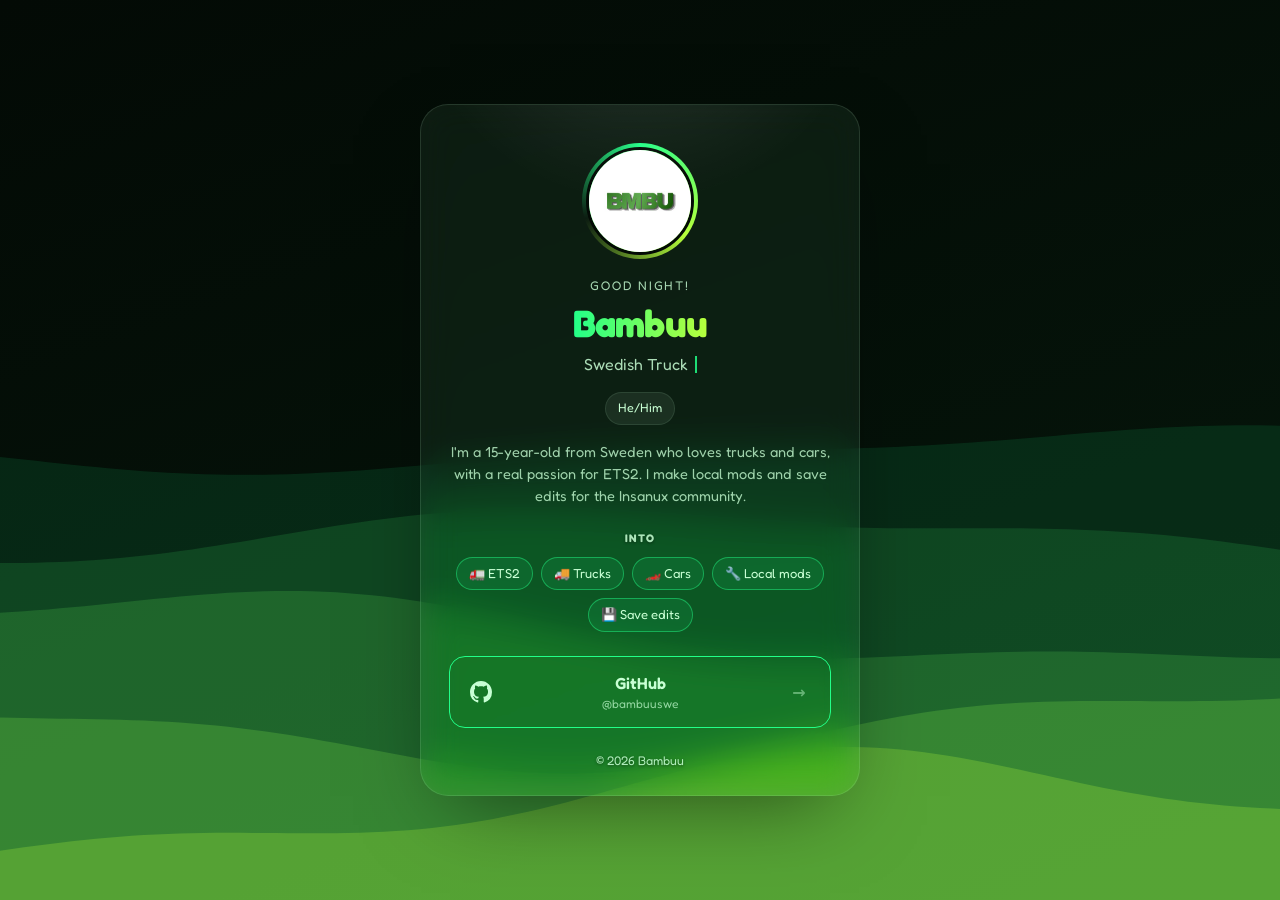
<file: public/index.html>
<!doctype html>
<html lang="en">
<head>
<meta charset="utf-8">
<meta name="viewport" content="width=device-width,initial-scale=1">
<title>Bambuu&#39;s Bio</title>
<meta name="description" content="I&#39;m a 15-year-old from Sweden who loves trucks and cars, with a real passion for ETS2. I make local mods and save edits for the Insanux community.">
<meta name="theme-color" content="#030a05">
<meta property="og:type" content="profile">
<meta property="og:title" content="Bambuu&#39;s Bio">
<meta property="og:description" content="Swedish truck enthusiast. ETS2 mods and save edits for the Insanux community.">
<meta property="og:url" content="https://bambuu.site/">
<meta property="og:image" content="https://bambuu.site/avatar.jpg">
<meta property="og:image:width" content="320">
<meta property="og:image:height" content="320">
<meta property="og:image:alt" content="Bambuu's avatar">
<meta name="twitter:card" content="summary">
<meta name="twitter:image" content="https://bambuu.site/avatar.jpg">
<link rel="canonical" href="https://bambuu.site/">
<link rel="icon" href="data:image/svg+xml,%3Csvg%20xmlns%3D%22http%3A%2F%2Fwww.w3.org%2F2000%2Fsvg%22%20viewBox%3D%220%200%20100%20100%22%3E%3Ctext%20y%3D%22.9em%22%20font-size%3D%2290%22%3E%E2%9C%A6%3C%2Ftext%3E%3C%2Fsvg%3E">
<link rel="preconnect" href="https://fonts.googleapis.com">
<link rel="preconnect" href="https://fonts.gstatic.com" crossorigin>
<link rel="stylesheet" href="https://fonts.googleapis.com/css2?family=Fredoka:wght@400;600;700&display=swap">
<style>
@property --ang{syntax:'<angle>';initial-value:0deg;inherits:false}
:root{--bg:#030a05;--bg2:#06180c;--surface:#07140b;--text:#c8ffd4;--accent:#22ff88;--accent2:#b6ff3c;
--t:200,255,212;--a:34,255,136;--b:182,255,60;--on-accent:#0b0b10;
--radius:28px;--btn-r:16px;--av-r:50%;--font:"Fredoka",system-ui,sans-serif;
--card-w:440px;--av:116px;--name-size:38px;--scale:1;--blur:18px;--angle:160deg;--bgc:3,10,5}
*{box-sizing:border-box;margin:0}
html{background:var(--bg)}
body{min-height:100vh;min-height:100dvh;font-family:var(--font);color:var(--text);background:linear-gradient(var(--angle),var(--bg),var(--bg2)) fixed;overflow-x:hidden;-webkit-font-smoothing:antialiased;line-height:1.5}
body.bg-solid{background:var(--bg)}
body.bg-animated{background:linear-gradient(var(--angle),var(--bg),var(--bg2),rgba(var(--a),.35),var(--bg)) fixed;background-size:400% 400%;animation:bgmove 16s ease infinite}
@keyframes bgmove{0%,100%{background-position:0% 50%}50%{background-position:100% 50%}}
.bgimg{position:fixed;inset:-40px;z-index:0;background:center/cover no-repeat;filter:blur(4px)}
.bgimg::after{content:"";position:absolute;inset:0;background:rgba(var(--bgc),0.55)}
.greet{font-size:12.5px;letter-spacing:.14em;text-transform:uppercase;opacity:.82;margin-bottom:6px}
.chip{transition:transform .3s cubic-bezier(.34,1.56,.64,1)}
.chip:hover{transform:translateY(-2px) scale(1.05)}
.sect{font-size:11px;font-weight:700;letter-spacing:.14em;text-transform:uppercase;opacity:.85;margin:24px 0 10px;text-shadow:0 1px 3px rgba(var(--bgc),.55)}
.sect+.about,.sect+.tags,.sect+.now,.sect+.gal{margin-top:0}
.tags{display:flex;flex-wrap:wrap;gap:8px;justify-content:center;margin-top:18px}
.tagp{font-size:13px;padding:6px 12px;border-radius:99px;border:1px solid rgba(var(--a),.45);background:rgba(var(--a),.1);transition:transform .3s cubic-bezier(.34,1.56,.64,1),background .3s}
.tagp:hover{transform:translateY(-3px) rotate(-3deg);background:rgba(var(--a),.28)}
.now{display:grid;gap:8px;margin-top:18px}
.nowi{display:flex;gap:12px;align-items:center;text-align:left;padding:10px 14px;border-radius:14px;background:rgba(var(--t),.05);border:1px solid rgba(var(--t),.08);transition:transform .3s cubic-bezier(.2,.8,.2,1),border-color .3s}
.nowi:hover{transform:translateX(4px);border-color:rgba(var(--a),.6)}
.nowi .ni{font-size:22px;flex:none}
.nowi small{display:block;font-size:10.5px;opacity:.55;text-transform:uppercase;letter-spacing:.1em}
.nowi b{font-weight:600;font-size:14px}
.quote{margin-top:22px;font-style:italic;font-size:15px;padding:14px 18px;border-left:3px solid var(--accent);background:rgba(var(--a),.08);border-radius:0 14px 14px 0;text-align:left}
.quote cite{display:block;margin-top:6px;font-size:12px;opacity:.6;font-style:normal}
.cd{margin-top:22px;padding:14px;border-radius:16px;background:rgba(var(--t),.05);border:1px solid rgba(var(--t),.1)}
.cdl{display:block;font-size:11px;opacity:.6;text-transform:uppercase;letter-spacing:.12em}
.cdv{display:inline-block;font-size:26px;font-weight:800;font-variant-numeric:tabular-nums;background:linear-gradient(90deg,var(--accent),var(--accent2));-webkit-background-clip:text;background-clip:text;color:transparent}
.lbl small{display:block;font-weight:400;font-size:12px;opacity:.7}
.link.feat{border-color:var(--accent);animation:feat 2.2s ease-out infinite}
@keyframes feat{from{box-shadow:0 0 0 0 rgba(var(--a),.6)}to{box-shadow:0 0 0 12px rgba(var(--a),0)}}
.gal{display:grid;grid-template-columns:repeat(3,1fr);gap:8px;margin-top:22px}
.gal img{width:100%;aspect-ratio:1;object-fit:cover;border-radius:12px;cursor:zoom-in;display:block;transition:transform .35s cubic-bezier(.34,1.56,.64,1)}
.gal img:hover{transform:scale(1.06) rotate(1.5deg)}
#lb{position:fixed;inset:0;z-index:20;background:rgba(0,0,0,.86);display:grid;place-items:center;padding:20px;opacity:0;pointer-events:none;transition:opacity .25s;cursor:zoom-out}
#lb.show{opacity:1;pointer-events:auto}
#lb img{max-width:100%;max-height:calc(100vh - 40px);border-radius:14px;transform:scale(.9);transition:transform .35s cubic-bezier(.34,1.56,.64,1)}
#lb.show img{transform:none}
#toast{position:fixed;left:50%;bottom:24px;z-index:21;transform:translate(-50%,100px);background:var(--text);color:var(--bg);padding:10px 18px;border-radius:99px;font-weight:600;font-size:14px;max-width:90vw;transition:transform .45s cubic-bezier(.34,1.56,.64,1)}
#toast.show{transform:translate(-50%,0)}
.cur-emoji{position:fixed;left:0;top:0;z-index:6;pointer-events:none;font-size:26px;opacity:0;transition:opacity .3s}
.av .in{cursor:pointer;transition:transform .7s cubic-bezier(.34,1.56,.64,1)}
.ah-zoom .av:hover .in{transform:scale(1.08)}
.ah-spin .av:hover .in{transform:rotate(360deg)}
.ah-flip .av:hover .in{transform:rotateY(180deg)}
.ah-wiggle .av:hover .in{animation:wiggle .5s ease-in-out}
@keyframes wiggle{25%{transform:rotate(-10deg)}75%{transform:rotate(10deg)}}
.av .in.boing{animation:boing .5s cubic-bezier(.34,1.56,.64,1)}
@keyframes boing{0%{transform:scale(.85)}60%{transform:scale(1.14)}100%{transform:none}}
.al-left .tags{justify-content:flex-start}
canvas{position:fixed;inset:0;width:100%;height:100%;pointer-events:none}
#bg{z-index:0}#fx{z-index:5}
.wrap{position:relative;z-index:1;min-height:100vh;min-height:100dvh;display:grid;place-items:center;padding:48px 16px;perspective:1100px}
.card{width:100%;max-width:var(--card-w);padding:38px 28px 24px;border-radius:var(--radius);text-align:center;position:relative;will-change:transform;zoom:var(--scale)}
.tilt .card::after{content:"";position:absolute;inset:0;border-radius:inherit;pointer-events:none;background:radial-gradient(380px circle at var(--gx,50%) var(--gy,-20%),rgba(255,255,255,.13),transparent 62%)}
.cd-glass .card{background:rgba(var(--t),.06);border:1px solid rgba(var(--t),.13);-webkit-backdrop-filter:blur(var(--blur)) saturate(140%);backdrop-filter:blur(var(--blur)) saturate(140%);box-shadow:0 30px 80px -30px rgba(0,0,0,.55)}
.cd-solid .card{background:var(--surface);border:1px solid rgba(var(--t),.08);box-shadow:0 30px 80px -30px rgba(0,0,0,.5)}
.cd-outline .card{border:1.5px solid rgba(var(--t),.3)}
.cd-neon .card{border:2px solid transparent;background:linear-gradient(var(--surface),var(--surface)) padding-box,conic-gradient(from var(--ang),var(--accent),var(--accent2),var(--accent)) border-box;animation:spin 5s linear infinite;box-shadow:0 0 54px -12px rgba(var(--a),.6)}
@keyframes spin{to{--ang:360deg}}

.av{width:var(--av);height:var(--av);margin:0 auto 18px;position:relative;border-radius:var(--av-r)}
.av .in{position:absolute;inset:4px;border-radius:inherit;overflow:hidden;display:grid;place-items:center;background:linear-gradient(135deg,var(--accent),var(--accent2));color:var(--on-accent);font-size:calc(var(--av)*.4);font-weight:700;border:3px solid var(--bg)}
.av img{width:100%;height:100%;object-fit:cover;display:block}
.rg-spin .av{background:conic-gradient(from var(--ang),var(--accent),var(--accent2),transparent 70%,var(--accent));animation:spin 3s linear infinite}
.rg-solid .av{background:linear-gradient(135deg,var(--accent),var(--accent2))}
.rg-pulse .av .in,.rg-none .av .in{inset:0;border:0}
.rg-pulse .av::before,.rg-pulse .av::after{content:"";position:absolute;inset:0;border-radius:inherit;border:2px solid var(--accent);animation:pulse 2.2s ease-out infinite}
.rg-pulse .av::after{animation-delay:1.1s;border-color:var(--accent2)}
@keyframes pulse{from{transform:scale(1);opacity:.9}to{transform:scale(1.4);opacity:0}}

.name{font-size:clamp(24px,8vw,var(--name-size));font-weight:800;letter-spacing:-.02em;line-height:1.12;display:inline-block;position:relative}
.nm-gradient .name{background:linear-gradient(90deg,var(--accent),var(--accent2),var(--accent));background-size:200% auto;-webkit-background-clip:text;background-clip:text;color:transparent;animation:shimmer 4s linear infinite}
@keyframes shimmer{to{background-position:200% center}}
.nm-glow .name{animation:glow 2.4s ease-in-out infinite alternate}
@keyframes glow{from{text-shadow:0 0 10px rgba(var(--a),.5)}to{text-shadow:0 0 22px rgba(var(--a),.95),0 0 48px rgba(var(--b),.7)}}
.nm-glitch .name::before,.nm-glitch .name::after{content:attr(data-text);position:absolute;inset:0;clip-path:inset(0 0 100% 0)}
.nm-glitch .name::before{color:var(--accent);animation:gl1 2.6s steps(1) infinite}
.nm-glitch .name::after{color:var(--accent2);animation:gl2 3.1s steps(1) infinite}
@keyframes gl1{0%,100%{clip-path:inset(0 0 100% 0)}10%{clip-path:inset(10% 0 60% 0);transform:translate(-4px,1px)}13%{clip-path:inset(62% 0 8% 0);transform:translate(4px,-1px)}16%{clip-path:inset(0 0 100% 0)}60%{clip-path:inset(38% 0 36% 0);transform:translate(-3px,0)}63%{clip-path:inset(0 0 100% 0)}}
@keyframes gl2{0%,100%{clip-path:inset(0 0 100% 0)}30%{clip-path:inset(70% 0 5% 0);transform:translate(4px,0)}33%{clip-path:inset(20% 0 55% 0);transform:translate(-4px,1px)}36%{clip-path:inset(0 0 100% 0)}80%{clip-path:inset(5% 0 80% 0);transform:translate(3px,-1px)}83%{clip-path:inset(0 0 100% 0)}}
.nm-wave .name{color:var(--accent)}
.nm-wave .name span{display:inline-block;animation:wave 2.4s ease-in-out infinite}
@keyframes wave{0%,55%,100%{transform:none}28%{transform:translateY(-9px)}}

.tag{margin-top:8px;font-size:16px;opacity:.85;min-height:1.5em}
.caret::after{content:"";display:inline-block;width:2px;height:1.05em;margin-left:3px;vertical-align:-.15em;background:var(--accent);animation:blink 1s steps(1) infinite}
@keyframes blink{50%{opacity:0}}
.chips{display:flex;gap:8px;justify-content:center;flex-wrap:wrap;margin-top:16px}
.chip{display:inline-flex;align-items:center;gap:7px;font-size:12.5px;padding:6px 12px;border-radius:99px;background:rgba(var(--t),.08);border:1px solid rgba(var(--t),.1)}
.dot{width:8px;height:8px;border-radius:50%;background:#34d399;animation:ping 1.8s ease-out infinite}
@keyframes ping{from{box-shadow:0 0 0 0 rgba(52,211,153,.7)}to{box-shadow:0 0 0 9px rgba(52,211,153,0)}}
.about{margin-top:16px;font-size:14.5px;opacity:.78}

.links{display:grid;gap:12px;margin-top:24px}
.link{display:flex;align-items:center;gap:12px;padding:14px 18px;border-radius:var(--btn-r);text-decoration:none;color:var(--text);font-weight:600;position:relative;overflow:hidden;isolation:isolate;transition:transform .28s cubic-bezier(.2,.8,.2,1),box-shadow .28s,background .28s,border-color .28s,color .28s}
.link .ico{font-size:20px;width:26px;text-align:center;flex:none}
.link .lbl{flex:1}
.link .arr{width:26px;flex:none;opacity:.45;transition:transform .28s,opacity .28s}
.link:hover .arr{transform:translateX(4px);opacity:1}
.link:active,.soc:active{transform:scale(.96)!important}
.bt-soft .link{background:rgba(var(--t),.07);border:1px solid rgba(var(--t),.12)}
.bt-fill .link{background:linear-gradient(135deg,var(--accent),var(--accent2));color:var(--on-accent)}
.bt-outline .link{border:1.5px solid var(--accent)}
.hv-lift .link:hover{transform:translateY(-3px) scale(1.015);box-shadow:0 16px 32px -14px rgba(var(--a),.75)}
.hv-glow .link:hover{box-shadow:0 0 0 1.5px var(--accent),0 0 30px rgba(var(--a),.65);border-color:transparent}
.hv-slide .link::before{content:"";position:absolute;inset:0;z-index:-1;background:linear-gradient(135deg,var(--accent),var(--accent2));transform:scaleX(0);transform-origin:left;transition:transform .45s cubic-bezier(.2,.8,.2,1)}
.hv-slide .link:hover::before{transform:scaleX(1)}
.hv-slide .link:hover{color:var(--on-accent)}
.bt-fill.hv-slide .link::before{background:rgba(255,255,255,.28)}
.hv-shine .link::after{content:"";position:absolute;top:0;bottom:0;width:40%;left:-60%;background:linear-gradient(100deg,transparent,rgba(255,255,255,.4),transparent);transform:skewX(-20deg);transition:left .65s}
.hv-shine .link:hover::after{left:125%}
.socials{display:flex;gap:10px;justify-content:center;flex-wrap:wrap;margin-top:20px}
.soc{width:46px;height:46px;border-radius:50%;display:grid;place-items:center;font-size:20px;text-decoration:none;color:var(--text);background:rgba(var(--t),.08);border:1px solid rgba(var(--t),.12);transition:transform .3s cubic-bezier(.34,1.56,.64,1),box-shadow .3s,border-color .3s}
.soc:hover{transform:translateY(-4px) scale(1.1);border-color:var(--accent);box-shadow:0 10px 24px -8px rgba(var(--a),.8)}
a:focus-visible{outline:2px solid var(--accent);outline-offset:3px}
.foot{margin-top:24px;font-size:12.5px;opacity:.85;text-shadow:0 1px 3px rgba(var(--bgc),.55)}

.al-left .card{text-align:left}
.al-left .av{margin-left:0}
.al-left .chips,.al-left .socials{justify-content:flex-start}

.en-up .rise{animation:up .8s cubic-bezier(.2,.8,.2,1) backwards;animation-delay:calc(var(--i)*80ms + 120ms)}
.en-pop .rise{animation:pop .7s cubic-bezier(.34,1.56,.64,1) backwards;animation-delay:calc(var(--i)*70ms + 120ms)}
.en-blur .rise{animation:blurin .9s ease backwards;animation-delay:calc(var(--i)*90ms + 120ms)}
@keyframes up{from{opacity:0;transform:translateY(24px)}}
@keyframes pop{from{opacity:0;transform:scale(.7)}}
@keyframes blurin{from{opacity:0;filter:blur(14px);transform:scale(1.05)}}

.cur-ring,.cur-glow{position:fixed;left:0;top:0;pointer-events:none;border-radius:50%;opacity:0;transition:opacity .3s,width .25s,height .25s}
.cur-ring{z-index:6;width:34px;height:34px;border:1.5px solid var(--accent);box-shadow:0 0 14px rgba(var(--a),.6)}
.cur-ring.big{width:58px;height:58px;border-color:var(--accent2)}
.cur-glow{z-index:0;width:560px;height:560px;background:radial-gradient(circle,rgba(var(--a),.2),rgba(var(--b),.08) 40%,transparent 68%)}
.link .ico svg{width:22px;height:22px;display:block;margin:auto;fill:currentColor}
.dcw[hidden],.dc [hidden]{display:none!important}
.dc{display:flex;align-items:center;gap:12px;padding:12px 14px;border-radius:16px;text-align:left;text-decoration:none;color:var(--text);background:rgba(var(--t),.05);border:1px solid rgba(var(--t),.1);position:relative;overflow:hidden;transition:transform .3s cubic-bezier(.2,.8,.2,1),border-color .3s}
.dc:hover{transform:translateY(-2px);border-color:rgba(var(--a),.6)}
.dc-av{position:relative;flex:none;width:44px;height:44px}
.dc-av img{width:100%;height:100%;border-radius:50%;object-fit:cover;display:block;background:rgba(var(--t),.1)}
.dc-dot{position:absolute;right:-2px;bottom:-2px;width:15px;height:15px;border-radius:50%;border:3px solid var(--surface);background:#80848e}
.dc-dot[data-s=online]{background:#23a55a}.dc-dot[data-s=idle]{background:#f0b232}.dc-dot[data-s=dnd]{background:#f23f43}
.dc-body{flex:1;min-width:0;display:grid;gap:1px}
.dc-top{display:flex;align-items:center;gap:7px;min-width:0}
.dc-top b{font-weight:600;font-size:15px;overflow:hidden;text-overflow:ellipsis;white-space:nowrap}
.dc-tag{flex:none;font-size:10.5px;font-weight:700;letter-spacing:.06em;padding:1px 6px;border-radius:6px;background:rgba(var(--a),.14);border:1px solid rgba(var(--a),.4);color:var(--accent)}
.dc-sub{font-size:12.5px;opacity:.88;overflow:hidden;text-overflow:ellipsis;white-space:nowrap}
.dc-art{flex:none;width:44px;height:44px;border-radius:9px;object-fit:cover}
.dc-bar{position:absolute;left:0;right:0;bottom:0;height:3px;background:rgba(var(--t),.1)}
.dc-bar i{display:block;height:100%;width:0;background:linear-gradient(90deg,var(--accent),var(--accent2));transition:width 1s linear}
@media (prefers-reduced-motion:reduce){*,*::before,*::after{animation:none!important;transition:none!important}}
</style>
</head>
<body class="cd-glass bt-outline hv-slide nm-gradient rg-spin ah-zoom bg-gradient en-blur al-center tilt">
<canvas id="bg"></canvas>
<main class="wrap"><section class="card" id="card">
<div class="rise" style="--i:0"><div class="av"><div class="in"><img src="[data-uri]" alt="Bambuu"></div></div></div>
<div class="rise" style="--i:1"><p class="greet" id="greet">Good {time}!</p></div>
<div class="rise" style="--i:2"><h1 class="name" data-text="Bambuu">Bambuu</h1></div>
<div class="rise" style="--i:3"><p class="tag"><span id="tag">Swedish Truck Enthusiast</span></p></div>
<div class="rise" style="--i:4"><div class="chips"><span class="chip">He/Him</span></div></div>
<div class="rise" style="--i:5"><p class="about">I&#39;m a 15-year-old from Sweden who loves trucks and cars, with a real passion for ETS2. I make local mods and save edits for the Insanux community.</p></div>
<div class="rise dcw" id="dc-wrap" style="--i:6" hidden><h2 class="sect">Discord</h2><a class="dc" id="dc" data-id="1032996748798480525" href="https://discord.com/users/1032996748798480525" target="_blank" rel="noopener noreferrer"><span class="dc-av"><img id="dc-img" alt=""><i class="dc-dot" id="dc-dot"></i></span><span class="dc-body"><span class="dc-top"><b id="dc-name">Bambuu</b><span class="dc-tag" id="dc-tag" hidden></span></span><span class="dc-sub" id="dc-sub"></span></span><img class="dc-art" id="dc-art" alt="" hidden><span class="dc-bar" id="dc-bar" hidden><i></i></span></a></div>
<div class="rise" style="--i:7"><h2 class="sect">Into</h2><div class="tags"><span class="tagp">🚛 ETS2</span><span class="tagp">🚚 Trucks</span><span class="tagp">🏎️ Cars</span><span class="tagp">🔧 Local mods</span><span class="tagp">💾 Save edits</span></div></div>
<div class="rise" style="--i:8"><div class="links"><a class="link" href="https://github.com/bambuuswe" target="_blank" rel="noopener noreferrer"><span class="ico"><svg viewBox="0 0 16 16" aria-hidden="true"><path d="M8 0c4.42 0 8 3.58 8 8a8.013 8.013 0 0 1-5.45 7.59c-.4.08-.55-.17-.55-.38 0-.27.01-1.13.01-2.2 0-.75-.25-1.23-.54-1.48 1.78-.2 3.65-.88 3.65-3.95 0-.88-.31-1.59-.82-2.15.08-.2.36-1.02-.08-2.12 0 0-.67-.22-2.2.82-.64-.18-1.32-.27-2-.27-.68 0-1.36.09-2 .27-1.53-1.03-2.2-.82-2.2-.82-.44 1.1-.16 1.92-.08 2.12-.51.56-.82 1.28-.82 2.15 0 3.06 1.86 3.75 3.64 3.95-.23.2-.44.55-.51 1.07-.46.21-1.61.55-2.31-.63-.15-.24-.6-.83-1.23-.82-.67.01-.27.38.01.53.34.19.73.9.82 1.13.16.45.68 1.31 2.69.94 0 .67.01 1.3.01 1.49 0 .21-.15.45-.55.38A7.995 7.995 0 0 1 0 8c0-4.42 3.58-8 8-8Z"/></svg></span><span class="lbl">GitHub<small>@bambuuswe</small></span><span class="arr">→</span></a></div></div>
<div class="rise" style="--i:9"><p class="foot">© 2026 Bambuu</p></div>
</section></main>
<canvas id="fx"></canvas>
<div class="cur-ring"></div>
<div id="toast" role="status"></div>
<script type="application/json" id="bio-studio-config">{"name":"Bambuu","avatarText":"","avatarImg":"","tagline":"Swedish Truck Enthusiast\nETS2 modder & save editor\nMaking mods for Insanux","tagFx":"type","about":"I'm a 15-year-old from Sweden who loves trucks and cars, with a real passion for ETS2. I make local mods and save edits for the Insanux community.","location":"","status":"Open to work","footer":"© 2026 Bambuu","greeting":"Good {time}!","pronouns":"He/Him","timezone":"Europe/Stockholm","badges":[{"icon":"⭐","text":"New badge"}],"tagsTitle":"Into","tags":"🚛 ETS2, 🚚 Trucks, 🏎️ Cars, 🔧 Local mods, 💾 Save edits","nowTitle":"Right now","now":[],"blocks":[],"quote":"","quoteBy":"","cdLabel":"","cdDate":"","cdYearly":false,"secret":"Hi","gallery":[],"galleryTitle":"","bgImg":"","bgDim":0.55,"bgBlur":4,"discordId":"1032996748798480525","discordTitle":"Discord","logos":true,"ogDesc":"Swedish truck enthusiast. ETS2 mods and save edits for the Insanux community.","order":["about","discord","socials","tags","now","blocks","quote","countdown","links","gallery"],"cardWidth":440,"avatarSize":116,"nameSize":38,"scale":1,"bgStyle":"gradient","angle":160,"bgEmoji":"✨🌙⭐","cursorEmoji":"🦊","sounds":false,"blur":18,"avHover":"zoom","pageTitle":"Bambuu's Bio","favicon":"","customCss":"","hidden":["status","timezone","location","badges","gallery"],"links":[{"icon":"💻","title":"GitHub","sub":"@bambuuswe","url":"https://github.com/bambuuswe","small":false,"featured":false,"copy":false}],"bg":"#030a05","bg2":"#06180c","surface":"#07140b","text":"#c8ffd4","accent":"#22ff88","accent2":"#b6ff3c","font":"fredoka","bgFx":"waves","density":0.3,"speed":1,"cursorFx":"ring","clickFx":"ripple","clickEmoji":"✨💖⭐","card":"glass","radius":28,"tilt":true,"align":"center","btn":"outline","btnRadius":16,"hover":"slide","magnetic":true,"nameFx":"gradient","ring":"spin","avatarShape":"circle","entrance":"blur"}</script>
<script>
(function siteRuntime(C){
  const reduce = matchMedia('(prefers-reduced-motion: reduce)').matches;
  const $ = s => document.querySelector(s);
  const rgb = h => { h = h.replace('#',''); const n = parseInt(h,16); return [n>>16&255, n>>8&255, n&255]; };
  const A = rgb(C.accent), B = rgb(C.accent2), T = rgb(C.text);
  const col = (c,a) => 'rgba('+(c[0]|0)+','+(c[1]|0)+','+(c[2]|0)+','+a+')';
  const mix = t => [A[0]+(B[0]-A[0])*t, A[1]+(B[1]-A[1])*t, A[2]+(B[2]-A[2])*t];
  const R = Math.random, TAU = Math.PI*2, D = C.density, S = C.speed;
  const bgc = rgb(C.bg), dark = (bgc[0]*.299+bgc[1]*.587+bgc[2]*.114) < 140;
  const glyphs = s => (window.Intl && Intl.Segmenter ? [...new Intl.Segmenter().segment(s)].map(x => x.segment) : Array.from(s)).filter(x => x.trim());
  let W = 0, H = 0;
  const m = {x:-999, y:-999, on:false, mouse:false};

  /* ---- tagline typewriter ---- */
  const tagEl = $('#tag');
  const lines = (C.tagline||'').split('\n').map(s => s.trim()).filter(Boolean);
  if (tagEl && lines.length && C.tagFx === 'type' && !reduce){
    let li = 0, ci = 0, del = false, chars = Array.from(lines[0]);
    tagEl.textContent = ''; tagEl.classList.add('caret');
    (function tick(){
      ci += del ? -1 : 1;
      tagEl.textContent = chars.slice(0,ci).join('');
      let d = del ? 26 : 50 + R()*45;
      if (!del && ci >= chars.length){ if (lines.length === 1) return; del = true; d = 1800; }
      else if (del && ci <= 0){ del = false; li = (li+1) % lines.length; chars = Array.from(lines[li]); d = 380; }
      setTimeout(tick, d);
    })();
  }

  /* ---- wavy name ---- */
  const nameEl = $('.name');
  if (nameEl && C.nameFx === 'wave' && !reduce){
    const chars = Array.from(nameEl.textContent); nameEl.textContent = '';
    chars.forEach((ch,i) => { const s = document.createElement('span'); s.textContent = ch === ' ' ? ' ' : ch; s.style.animationDelay = (i*70)+'ms'; nameEl.appendChild(s); });
  }

  /* ---- magnetic buttons ---- */
  if (C.magnetic && !reduce) document.querySelectorAll('.link,.soc').forEach(el => {
    el.addEventListener('pointermove', e => {
      if (e.pointerType === 'touch') return;
      const r = el.getBoundingClientRect();
      el.style.transform = 'translate('+((e.clientX-r.left-r.width/2)*.16)+'px,'+((e.clientY-r.top-r.height/2)*.3)+'px)';
    });
    el.addEventListener('pointerleave', () => { el.style.transform = ''; });
  });

  /* ---- canvases ---- */
  const bg = $('#bg'), g = bg.getContext('2d'), fx = $('#fx'), f = fx.getContext('2d');
  const st = {};
  const newBubble = init => ({x:R()*W, y:init ? R()*H : H+50, r:6+R()*26, sp:.3+R()*.9, ph:R()*TAU, c:R()});

  const BG = {
    constellation:{
      init(){ const n = Math.min(240, Math.round(W*H/13000*D)); st.p = Array.from({length:n}, () => ({x:R()*W, y:R()*H, vx:(R()-.5)*.6, vy:(R()-.5)*.6, r:.8+R()*1.8, c:R()})); },
      draw(){
        g.clearRect(0,0,W,H); const p = st.p, L = 130;
        for (let i = 0; i < p.length; i++){
          const a = p[i]; a.x += a.vx*S; a.y += a.vy*S;
          if (a.x < -10) a.x = W+10; else if (a.x > W+10) a.x = -10;
          if (a.y < -10) a.y = H+10; else if (a.y > H+10) a.y = -10;
          if (m.on){
            const dx = a.x-m.x, dy = a.y-m.y, d = Math.hypot(dx,dy);
            if (d < 170 && d > 1){
              g.strokeStyle = col(mix(a.c), (1-d/170)*.6); g.lineWidth = 1;
              g.beginPath(); g.moveTo(a.x,a.y); g.lineTo(m.x,m.y); g.stroke();
              a.x += dx/d*.5; a.y += dy/d*.5;
            }
          }
          g.fillStyle = col(mix(a.c), .85); g.beginPath(); g.arc(a.x,a.y,a.r,0,TAU); g.fill();
          for (let j = i+1; j < p.length; j++){
            const b = p[j], dx = a.x-b.x, dy = a.y-b.y, d2 = dx*dx+dy*dy;
            if (d2 < L*L){ g.strokeStyle = col(mix((a.c+b.c)/2), (1-Math.sqrt(d2)/L)*.35); g.lineWidth = .8; g.beginPath(); g.moveTo(a.x,a.y); g.lineTo(b.x,b.y); g.stroke(); }
          }
        }
      }
    },
    aurora:{
      init(){ st.b = Array.from({length:5}, (_,i) => ({a:R()*TAU, b:R()*TAU, sa:.1+R()*.15, sb:.08+R()*.14, c:i/4})); },
      draw(t){
        g.clearRect(0,0,W,H); if (dark) g.globalCompositeOperation = 'lighter';
        const rad = Math.max(W,H)*.5, al = Math.min(.5, .2+.12*D);
        const blob = (x,y,r,c,a) => { const gr = g.createRadialGradient(x,y,0,x,y,r); gr.addColorStop(0, col(c,a)); gr.addColorStop(1, col(c,0)); g.fillStyle = gr; g.fillRect(0,0,W,H); };
        st.b.forEach(o => blob(W*(.5+.45*Math.sin(t*o.sa*S+o.a)), H*(.5+.45*Math.cos(t*o.sb*S+o.b)), rad, mix(o.c), al));
        if (m.on) blob(m.x, m.y, rad*.45, mix(.5), al*.7);
        g.globalCompositeOperation = 'source-over';
      }
    },
    stars:{
      init(){ st.s = Array.from({length:Math.round(260*D)}, () => ({x:(R()-.5)*2, y:(R()-.5)*2, z:R()})); },
      draw(t,dt){
        g.clearRect(0,0,W,H); g.lineCap = 'round';
        const cx = W/2+(m.on ? (m.x-W/2)*.15 : 0), cy = H/2+(m.on ? (m.y-H/2)*.15 : 0), sc = Math.max(W,H)*.6;
        for (const s of st.s){
          const pz = s.z; s.z -= dt*.18*S;
          if (s.z <= .02){ s.x = (R()-.5)*2; s.y = (R()-.5)*2; s.z = 1; continue; }
          const a = 1-s.z;
          g.strokeStyle = col(a > .6 ? T : mix(s.x*.5+.5), a); g.lineWidth = a*2.2+.3;
          g.beginPath(); g.moveTo(cx+s.x/pz*sc, cy+s.y/pz*sc); g.lineTo(cx+s.x/s.z*sc, cy+s.y/s.z*sc); g.stroke();
        }
      }
    },
    matrix:{
      init(){ st.fs = 16; st.cols = Math.ceil(W/st.fs); st.y = Array.from({length:st.cols}, () => -(R()*60|0)); st.acc = 0; g.clearRect(0,0,W,H); },
      draw(t,dt){
        st.acc += dt*S; if (st.acc < .05) return; st.acc = 0;
        g.globalCompositeOperation = 'destination-out'; g.fillStyle = 'rgba(0,0,0,.09)'; g.fillRect(0,0,W,H);
        g.globalCompositeOperation = 'source-over'; g.font = st.fs+'px monospace';
        for (let i = 0; i < st.cols; i++){
          if ((i*7919%100)/100 >= D) continue;
          const y = st.y[i]*st.fs;
          g.fillStyle = col(R() < .08 ? T : mix(i%7/6), .9);
          g.fillText(String.fromCharCode(0x30A0+(R()*96|0)), i*st.fs, y);
          st.y[i]++; if (y > H && R() > .975) st.y[i] = 0;
        }
      }
    },
    fireflies:{
      init(){ st.f = Array.from({length:Math.round(46*D)}, () => ({x:R()*W, y:R()*H, a:R()*TAU, sp:.2+R()*.6, r:1.5+R()*2.5, ph:R()*TAU, c:R()})); },
      draw(t){
        g.clearRect(0,0,W,H);
        for (const o of st.f){
          o.a += (R()-.5)*.3; o.x += Math.cos(o.a)*o.sp*S; o.y += Math.sin(o.a)*o.sp*S-.15*S;
          if (o.x < -30) o.x = W+30; else if (o.x > W+30) o.x = -30;
          if (o.y < -30) o.y = H+30; else if (o.y > H+30) o.y = -30;
          if (m.on){ const dx = m.x-o.x, dy = m.y-o.y, d = Math.hypot(dx,dy); if (d < 220 && d > 30){ o.x += dx/d*.6; o.y += dy/d*.6; } }
          const al = .35+.65*Math.abs(Math.sin(t*1.3+o.ph)), rr = o.r*7, c = mix(o.c);
          const gr = g.createRadialGradient(o.x,o.y,0,o.x,o.y,rr);
          gr.addColorStop(0, col(c,al)); gr.addColorStop(.25, col(c,al*.45)); gr.addColorStop(1, col(c,0));
          g.fillStyle = gr; g.fillRect(o.x-rr, o.y-rr, rr*2, rr*2);
        }
      }
    },
    waves:{
      init(){},
      draw(t){
        g.clearRect(0,0,W,H); const n = 5, my = m.on ? (m.y/H-.5) : 0;
        for (let i = 0; i < n; i++){
          const base = H*(.5+i*.1), amp = (26+i*10)*(1+my*.7)*Math.min(1.7,.6+D*.4);
          g.beginPath(); g.moveTo(0,H);
          for (let x = 0; x <= W+12; x += 12) g.lineTo(x, base+Math.sin(x*.0035+t*S*(.5+i*.12)+i*1.7)*amp+Math.sin(x*.009-t*S*.4+i)*amp*.35);
          g.lineTo(W,H); g.closePath(); g.fillStyle = col(mix(i/(n-1)), .1+i*.035); g.fill();
        }
      }
    },
    grid:{
      init(){},
      draw(t){
        g.clearRect(0,0,W,H);
        const hz = H*.58, vx = W/2+(m.on ? (m.x-W/2)*.25 : 0), n = Math.round(10*D)+6;
        const gr = g.createRadialGradient(W/2,hz,0,W/2,hz,Math.max(W,H)*.55);
        gr.addColorStop(0, col(B,.38)); gr.addColorStop(1, col(B,0)); g.fillStyle = gr; g.fillRect(0,0,W,H);
        g.lineWidth = 1.2;
        for (let i = -n; i <= n; i++){ g.strokeStyle = col(A,.32); g.beginPath(); g.moveTo(vx+i*8,hz); g.lineTo(W/2+i*(W/n)*1.7+(vx-W/2)*-.6,H); g.stroke(); }
        const rows = 14, off = (t*S*.35)%1;
        for (let k = 0; k < rows; k++){ const z = (k+off)/rows, y = hz+(H-hz)*z*z; g.strokeStyle = col(A,.08+z*.5); g.beginPath(); g.moveTo(0,y); g.lineTo(W,y); g.stroke(); }
        g.strokeStyle = col(B,.8); g.lineWidth = 2; g.beginPath(); g.moveTo(0,hz); g.lineTo(W,hz); g.stroke();
      }
    },
    emoji:{
      init(){ const set = glyphs(C.bgEmoji || '✨'); st.e = Array.from({length:Math.round(26*D)}, () => ({x:R()*W, y:R()*H, s:16+R()*26, sp:.2+R()*.6, ph:R()*TAU, rot:(R()-.5)*.6, ch:set[R()*set.length|0] || '✨', a:.25+R()*.5})); },
      draw(t){
        g.clearRect(0,0,W,H); g.textAlign = 'center'; g.textBaseline = 'middle';
        for (const o of st.e){
          o.y -= o.sp*S; o.x += Math.sin(t*.6+o.ph)*.3;
          if (o.y < -40){ o.y = H+40; o.x = R()*W; }
          if (m.on){ const dx = o.x-m.x, dy = o.y-m.y, d = Math.hypot(dx,dy); if (d < 110 && d > 1){ o.x += dx/d*1.8; o.y += dy/d*1.8; } }
          g.save(); g.translate(o.x,o.y); g.rotate(o.rot+Math.sin(t+o.ph)*.2); g.globalAlpha = o.a; g.font = o.s+'px serif'; g.fillText(o.ch,0,0); g.restore();
        }
      }
    },
    snow:{
      init(){ st.s = Array.from({length:Math.round(120*D)}, () => ({x:R()*W, y:R()*H, r:1+R()*3, sp:.4+R()*1.2, ph:R()*TAU})); },
      draw(t){
        g.clearRect(0,0,W,H); const wind = m.on ? (m.x/W-.5)*1.6 : 0;
        for (const o of st.s){
          o.y += o.sp*S; o.x += (Math.sin(t+o.ph)*.4+wind)*S;
          if (o.y > H+5){ o.y = -5; o.x = R()*W; }
          if (o.x < -5) o.x = W+5; else if (o.x > W+5) o.x = -5;
          g.fillStyle = col(o.r > 2.6 ? mix(o.ph/TAU) : T, .35+o.r*.15); g.beginPath(); g.arc(o.x,o.y,o.r,0,TAU); g.fill();
        }
      }
    },
    bubbles:{
      init(){ st.b = Array.from({length:Math.round(34*D)}, () => newBubble(true)); },
      draw(t){
        g.clearRect(0,0,W,H);
        st.b.forEach((o,i) => {
          o.y -= o.sp*S; o.x += Math.sin(t+o.ph)*.4;
          if (m.on){ const dx = o.x-m.x, dy = o.y-m.y, d = Math.hypot(dx,dy); if (d < 120 && d > 1){ o.x += dx/d*1.6; o.y += dy/d*1.6; } }
          if (o.y < -o.r-10) st.b[i] = o = newBubble(false);
          const c = mix(o.c);
          g.fillStyle = col(c,.09); g.strokeStyle = col(c,.55); g.lineWidth = 1.4;
          g.beginPath(); g.arc(o.x,o.y,o.r,0,TAU); g.fill(); g.stroke();
          g.strokeStyle = col(T,.5); g.beginPath(); g.arc(o.x,o.y,o.r*.68,-2.4,-1.7); g.stroke();
        });
      }
    }
  };
  const eff = BG[C.bgFx] || null;

  /* ---- cursor + click effects ---- */
  const parts = [], trail = [], rings = [];
  const emo = glyphs(C.clickEmoji || '✨');
  let lastEmit = {x:0, y:0};
  function burst(x,y,force){
    if (reduce) return;
    const kind = force ? 'confetti' : C.clickFx;
    if (kind === 'confetti') for (let i = 0; i < 46; i++){
      const a = R()*TAU, v = 3+R()*7;
      parts.push({x, y, vx:Math.cos(a)*v, vy:Math.sin(a)*v-3, g:.24, life:0, max:55+R()*40, s:4+R()*5, rot:R()*TAU, vr:(R()-.5)*.5, c:i%4 === 3 ? T : mix(R()), k:'rect'});
    }
    else if (kind === 'ripple'){ rings.push({x, y, r:0, life:0}); rings.push({x, y, r:-22, life:0}); }
    else if (kind === 'emoji' && emo.length) for (let i = 0; i < 12; i++){
      const a = R()*TAU, v = 2+R()*5;
      parts.push({x, y, vx:Math.cos(a)*v, vy:Math.sin(a)*v-4, g:.2, life:0, max:50+R()*30, s:16+R()*14, rot:(R()-.5)*.6, vr:(R()-.5)*.1, ch:emo[R()*emo.length|0], k:'emoji'});
    }
  }
  addEventListener('pointerdown', e => burst(e.clientX, e.clientY));
  addEventListener('pointermove', e => {
    m.x = e.clientX; m.y = e.clientY; m.on = true; m.mouse = e.pointerType !== 'touch';
    if (reduce) return;
    if (C.cursorFx === 'trail') trail.push({x:m.x, y:m.y, life:0});
    else if (C.cursorFx === 'sparkle' && Math.hypot(m.x-lastEmit.x, m.y-lastEmit.y) > 9){
      lastEmit = {x:m.x, y:m.y};
      parts.push({x:m.x+(R()-.5)*14, y:m.y+(R()-.5)*14, vx:(R()-.5)*1.2, vy:(R()-.5)*1.2-.4, g:.03, life:0, max:28+R()*26, s:3+R()*5, rot:R()*TAU, vr:(R()-.5)*.2, c:R() < .3 ? T : mix(R()), k:'star'});
    }
  });
  document.documentElement.addEventListener('pointerleave', () => { m.on = false; tx = ty = 0; });

  function drawFx(){
    f.clearRect(0,0,W,H);
    if (trail.length){
      for (const p of trail) p.life++;
      while (trail.length && trail[0].life > 22) trail.shift();
      f.lineCap = 'round';
      for (let i = 1; i < trail.length; i++){
        const a = trail[i-1], b = trail[i], k = i/trail.length;
        f.strokeStyle = col(mix(k), k*.85); f.lineWidth = k*9;
        f.beginPath(); f.moveTo(a.x,a.y); f.lineTo(b.x,b.y); f.stroke();
      }
    }
    for (let i = rings.length-1; i >= 0; i--){
      const o = rings[i]; o.r += 5; o.life++;
      const a = 1-o.life/42; if (a <= 0){ rings.splice(i,1); continue; }
      if (o.r > 0){ f.strokeStyle = col(mix(o.life/42), a); f.lineWidth = 2.5*a+.5; f.beginPath(); f.arc(o.x,o.y,o.r,0,TAU); f.stroke(); }
    }
    for (let i = parts.length-1; i >= 0; i--){
      const p = parts[i]; p.life++;
      if (p.life > p.max){ parts.splice(i,1); continue; }
      p.vy += p.g; p.vx *= .985; p.x += p.vx; p.y += p.vy; p.rot += p.vr;
      const a = 1-p.life/p.max;
      f.save(); f.translate(p.x,p.y); f.rotate(p.rot); f.globalAlpha = Math.min(1, a*1.6);
      if (p.k === 'rect'){ f.fillStyle = col(p.c,1); f.fillRect(-p.s/2, -p.s/3, p.s, p.s*.66); }
      else if (p.k === 'star'){
        const s = p.s*a; f.fillStyle = col(p.c,1); f.beginPath(); f.moveTo(0,-s);
        f.quadraticCurveTo(0,0,s,0); f.quadraticCurveTo(0,0,0,s); f.quadraticCurveTo(0,0,-s,0); f.quadraticCurveTo(0,0,0,-s); f.fill();
      }
      else { f.font = p.s+'px serif'; f.textAlign = 'center'; f.textBaseline = 'middle'; f.fillText(p.ch,0,0); }
      f.restore();
    }
  }

  /* ---- tilt + cursor followers ---- */
  const card = $('#card'), ring = $('.cur-ring'), glow = $('.cur-glow'), cem = $('.cur-emoji');
  let tx = 0, ty = 0, cx = 0, cy = 0, rx = 0, ry = 0, gx = 0, gy = 0, ex = 0, ey = 0;
  if (C.tilt && card && !reduce) addEventListener('pointermove', e => {
    if (e.pointerType === 'touch') return;
    tx = (e.clientY/H-.5)*-9; ty = (e.clientX/W-.5)*11;
    const r = card.getBoundingClientRect();
    card.style.setProperty('--gx', ((e.clientX-r.left)/r.width*100)+'%');
    card.style.setProperty('--gy', ((e.clientY-r.top)/r.height*100)+'%');
  });
  if (ring) addEventListener('pointerover', e => ring.classList.toggle('big', !!(e.target.closest && e.target.closest('a'))));

  /* ---- personal touches ---- */
  const toastEl = $('#toast'); let toastT = 0;
  const toast = msg => { if (!toastEl) return; toastEl.textContent = msg; toastEl.classList.add('show'); clearTimeout(toastT); toastT = setTimeout(() => toastEl.classList.remove('show'), 2400); };

  const greet = $('#greet');
  if (greet){ const h = new Date().getHours(); greet.textContent = greet.textContent.replace(/\{time\}/g, h < 5 ? 'night' : h < 12 ? 'morning' : h < 18 ? 'afternoon' : 'evening'); }

  const clock = $('#clock');
  if (clock){
    let fmt = null;
    try { fmt = new Intl.DateTimeFormat([], {hour:'2-digit', minute:'2-digit', timeZone:C.timezone}); } catch(e){ clock.parentNode.remove(); }
    if (fmt){ const up = () => { clock.textContent = fmt.format(new Date()); }; up(); setInterval(up, 15000); }
  }

  const cd = $('#cd');
  if (cd){
    const target = new Date(C.cdDate), pad = n => String(n).padStart(2,'0');
    if (C.cdYearly) while (target.getTime() < Date.now()) target.setFullYear(target.getFullYear()+1);
    const up = () => {
      let s = Math.floor((target.getTime()-Date.now())/1000);
      if (isNaN(s)) return;
      if (s <= 0){ cd.textContent = '🎉 Today!'; return; }
      const d = Math.floor(s/86400);
      cd.textContent = (d ? d+'d ' : '')+pad(Math.floor(s%86400/3600))+'h '+pad(Math.floor(s%3600/60))+'m '+pad(s%60)+'s';
    };
    up(); setInterval(up, 1000);
  }

  document.querySelectorAll('[data-copy]').forEach(a => a.addEventListener('click', e => {
    e.preventDefault(); const t = a.dataset.copy, done = () => toast('Copied: '+t);
    const fb = () => { const ta = document.createElement('textarea'); ta.value = t; document.body.appendChild(ta); ta.select(); try { document.execCommand('copy'); } catch(_){} ta.remove(); done(); };
    if (navigator.clipboard && navigator.clipboard.writeText) navigator.clipboard.writeText(t).then(done, fb); else fb();
  }));

  let actx = null;
  const blip = (freq, dur, vol) => {
    try {
      actx = actx || new (window.AudioContext || window.webkitAudioContext)();
      const o = actx.createOscillator(), gn = actx.createGain(), t = actx.currentTime;
      o.frequency.setValueAtTime(freq, t); o.frequency.exponentialRampToValueAtTime(freq*1.6, t+dur);
      gn.gain.setValueAtTime(vol, t); gn.gain.exponentialRampToValueAtTime(.0001, t+dur);
      o.connect(gn); gn.connect(actx.destination); o.start(t); o.stop(t+dur);
    } catch(e){}
  };
  if (C.sounds){
    addEventListener('pointerdown', () => blip(420, .12, .08));
    document.querySelectorAll('a').forEach(a => a.addEventListener('pointerenter', () => { if (actx) blip(760, .05, .03); }));
  }

  const avIn = $('.av .in'); let taps = 0, tapT = 0;
  if (avIn) avIn.addEventListener('click', () => {
    avIn.classList.remove('boing'); void avIn.offsetWidth; avIn.classList.add('boing');
    taps++; clearTimeout(tapT); tapT = setTimeout(() => { taps = 0; }, 1500);
    if (C.secret && taps >= 5){ taps = 0; toast(C.secret); for (let i = 0; i < 5; i++) setTimeout(() => burst(R()*W, R()*H*.7, true), i*140); }
  });

  /* ---- live Discord status (Lanyard) ---- */
  const dc = $('#dc');
  if (dc && window.WebSocket){
    const ID = dc.dataset.id, LABEL = {online:'Online', idle:'Idle', dnd:'Do not disturb', offline:'Offline'};
    const bar = $('#dc-bar'), fill = bar.firstElementChild, art = $('#dc-art'), tag = $('#dc-tag');
    let sp = null, hb = 0, retry = 0;
    const tickBar = () => { if (sp) fill.style.width = (Math.max(0, Math.min(1, (Date.now()-sp.start)/(sp.end-sp.start)))*100)+'%'; };
    setInterval(tickBar, 1000);
    const render = d => {
      if (!d || !d.discord_user) return;
      const u = d.discord_user, st = LABEL[d.discord_status] ? d.discord_status : 'offline', g = u.primary_guild;
      $('#dc-name').textContent = u.global_name || u.display_name || u.username || 'Discord';
      tag.hidden = !(g && g.identity_enabled && g.tag); tag.textContent = tag.hidden ? '' : g.tag;
      if (/^[a-z0-9_]+$/i.test(u.avatar || '')) $('#dc-img').src = 'https://cdn.discordapp.com/avatars/'+ID+'/'+u.avatar+'.png?size=128';
      $('#dc-dot').dataset.s = st;
      const acts = d.activities || [], game = acts.find(a => a.type === 0), custom = acts.find(a => a.type === 4);
      const s = !game && d.listening_to_spotify && d.spotify ? d.spotify : null;
      $('#dc-sub').textContent = game ? 'Playing '+game.name
        : s ? 'Listening to '+s.song+' · '+String(s.artist || '').replace(/;\s*/g, ', ')
        : custom && custom.state ? custom.state
        : LABEL[st];
      const okArt = s && /^https:\/\/i\.scdn\.co\/image\/[a-z0-9]+$/i.test(s.album_art_url || '');
      art.hidden = !okArt; if (okArt) art.src = s.album_art_url;
      sp = s && s.timestamps && s.timestamps.end > s.timestamps.start ? s.timestamps : null;
      bar.hidden = !sp; tickBar();
      $('#dc-wrap').hidden = false;
    };
    const connect = () => {
      let ws; try { ws = new WebSocket('wss://api.lanyard.rest/socket'); } catch(e){ return; }
      ws.onmessage = ev => {
        let msg; try { msg = JSON.parse(ev.data); } catch(e){ return; }
        if (msg.op === 1){
          ws.send(JSON.stringify({op:2, d:{subscribe_to_id:ID}}));
          clearInterval(hb); hb = setInterval(() => { if (ws.readyState === 1) ws.send(JSON.stringify({op:3})); }, (msg.d && msg.d.heartbeat_interval) || 30000);
        } else if (msg.op === 0 && (msg.t === 'INIT_STATE' || msg.t === 'PRESENCE_UPDATE')){ retry = 0; render(msg.d); }
      };
      ws.onclose = () => { clearInterval(hb); setTimeout(connect, Math.min(60000, 3000*Math.pow(2, retry++))); };
    };
    connect();
  }

  const lb = $('#lb');
  if (lb){
    document.querySelectorAll('.gal img').forEach(im => im.addEventListener('click', () => { lb.firstElementChild.src = im.src; lb.classList.add('show'); }));
    lb.addEventListener('click', () => lb.classList.remove('show'));
    addEventListener('keydown', e => { if (e.key === 'Escape') lb.classList.remove('show'); });
  }

  function size(){
    const dpr = Math.min(devicePixelRatio||1, 2); W = innerWidth; H = innerHeight;
    for (const c of [bg,fx]){ c.width = W*dpr; c.height = H*dpr; c.getContext('2d').setTransform(dpr,0,0,dpr,0,0); }
    if (eff) eff.init();
  }
  addEventListener('resize', size); size();

  if (reduce){ if (eff) eff.draw(1,1); return; }
  let last = performance.now(); const t0 = last;
  (function frame(now){
    const dt = Math.min(.05, (now-last)/1000); last = now;
    if (eff) eff.draw((now-t0)/1000, dt);
    drawFx();
    if (C.tilt && card){
      cx += (tx-cx)*.08; cy += (ty-cy)*.08;
      card.style.transform = 'rotateX('+cx.toFixed(3)+'deg) rotateY('+cy.toFixed(3)+'deg)';
    }
    const show = m.on && m.mouse;
    if (ring){ rx += (m.x-rx)*.22; ry += (m.y-ry)*.22; ring.style.transform = 'translate('+rx+'px,'+ry+'px) translate(-50%,-50%)'; ring.style.opacity = show ? 1 : 0; }
    if (glow){ gx += (m.x-gx)*.1; gy += (m.y-gy)*.1; glow.style.transform = 'translate('+gx+'px,'+gy+'px) translate(-50%,-50%)'; glow.style.opacity = show ? 1 : 0; }
    if (cem){ ex += (m.x-ex)*.25; ey += (m.y-ey)*.25; cem.style.transform = 'translate('+(ex+10)+'px,'+(ey+10)+'px) rotate('+((m.x-ex)*.8).toFixed(1)+'deg)'; cem.style.opacity = show ? 1 : 0; }
    requestAnimationFrame(frame);
  })(last);
})({"accent":"#22ff88","accent2":"#b6ff3c","text":"#c8ffd4","bg":"#030a05","density":0.3,"speed":1,"bgFx":"waves","cursorFx":"ring","clickFx":"ripple","clickEmoji":"✨💖⭐","bgEmoji":"✨🌙⭐","tagline":"Swedish Truck Enthusiast\nETS2 modder & save editor\nMaking mods for Insanux","tagFx":"type","tilt":true,"magnetic":true,"nameFx":"gradient","timezone":"Europe/Stockholm","cdDate":"","cdYearly":false,"sounds":false,"secret":"Hi"});
</script>
</body>
</html>
</file>
